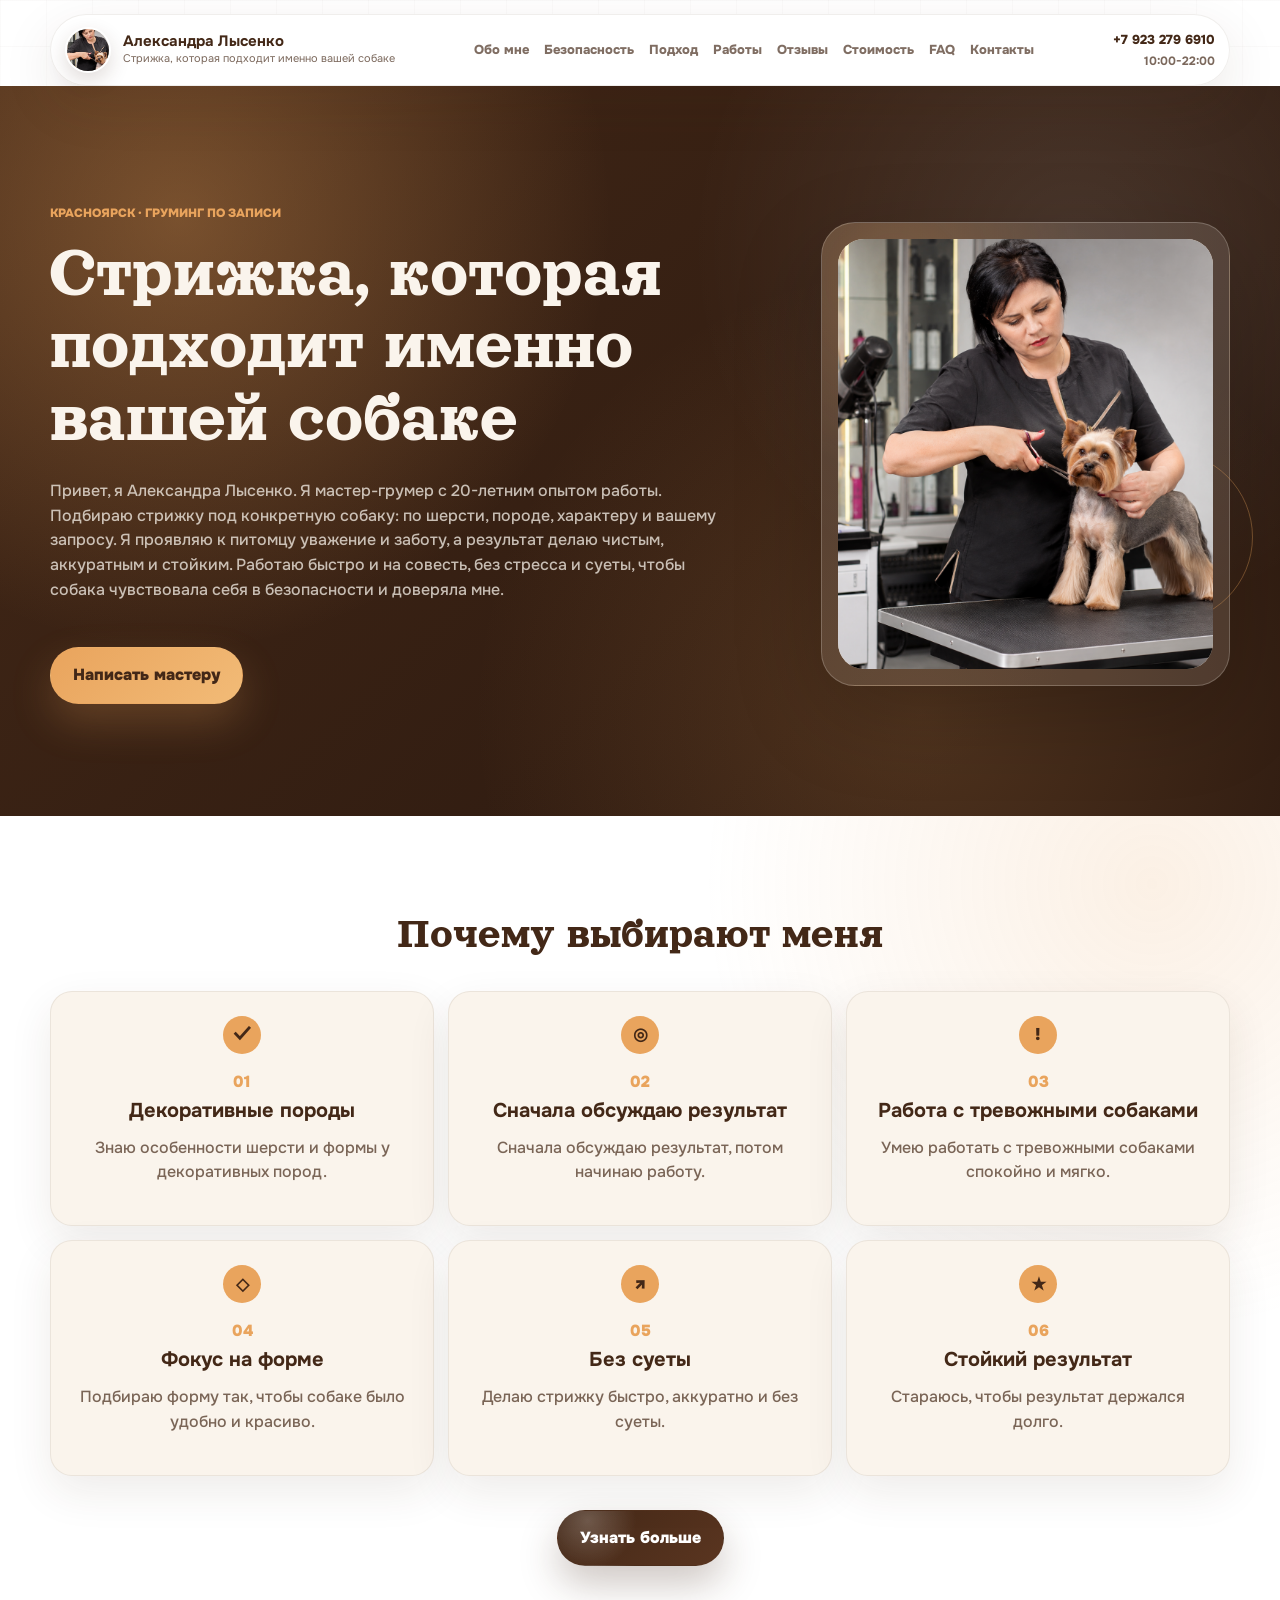
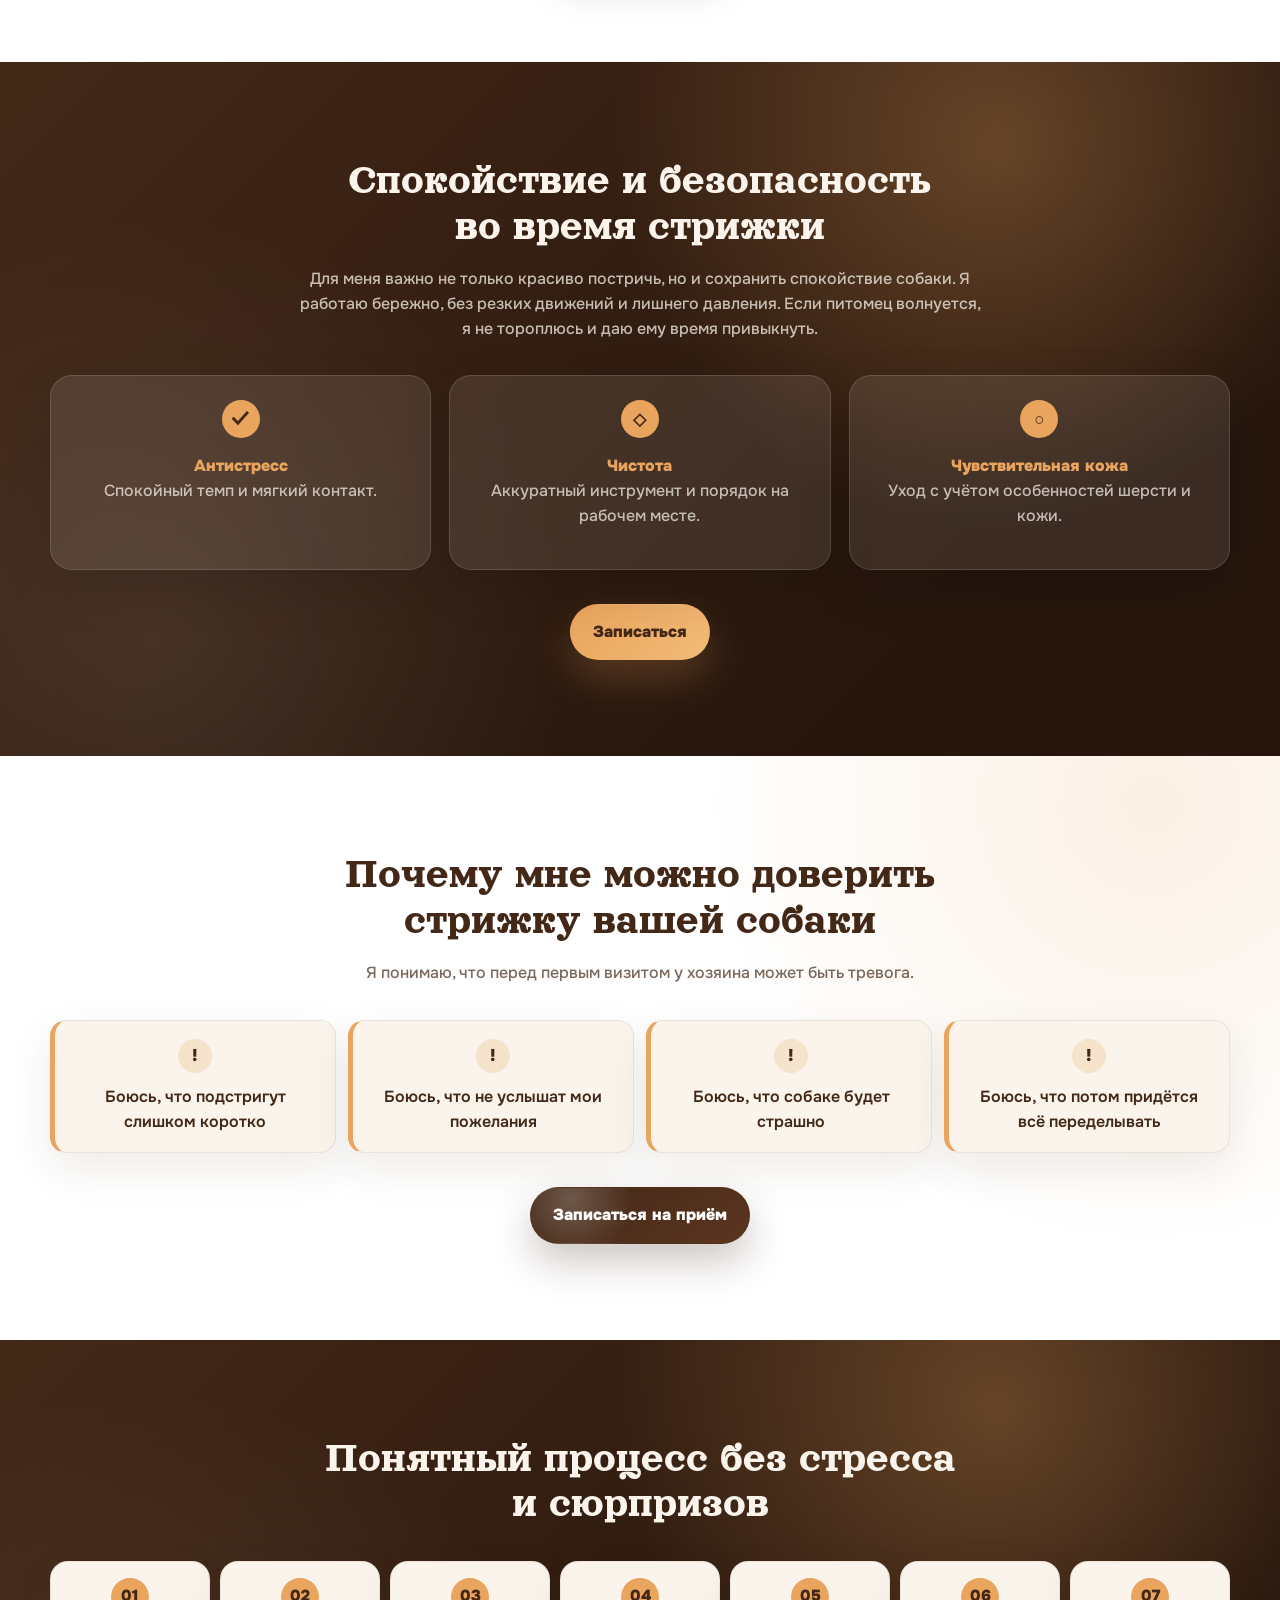
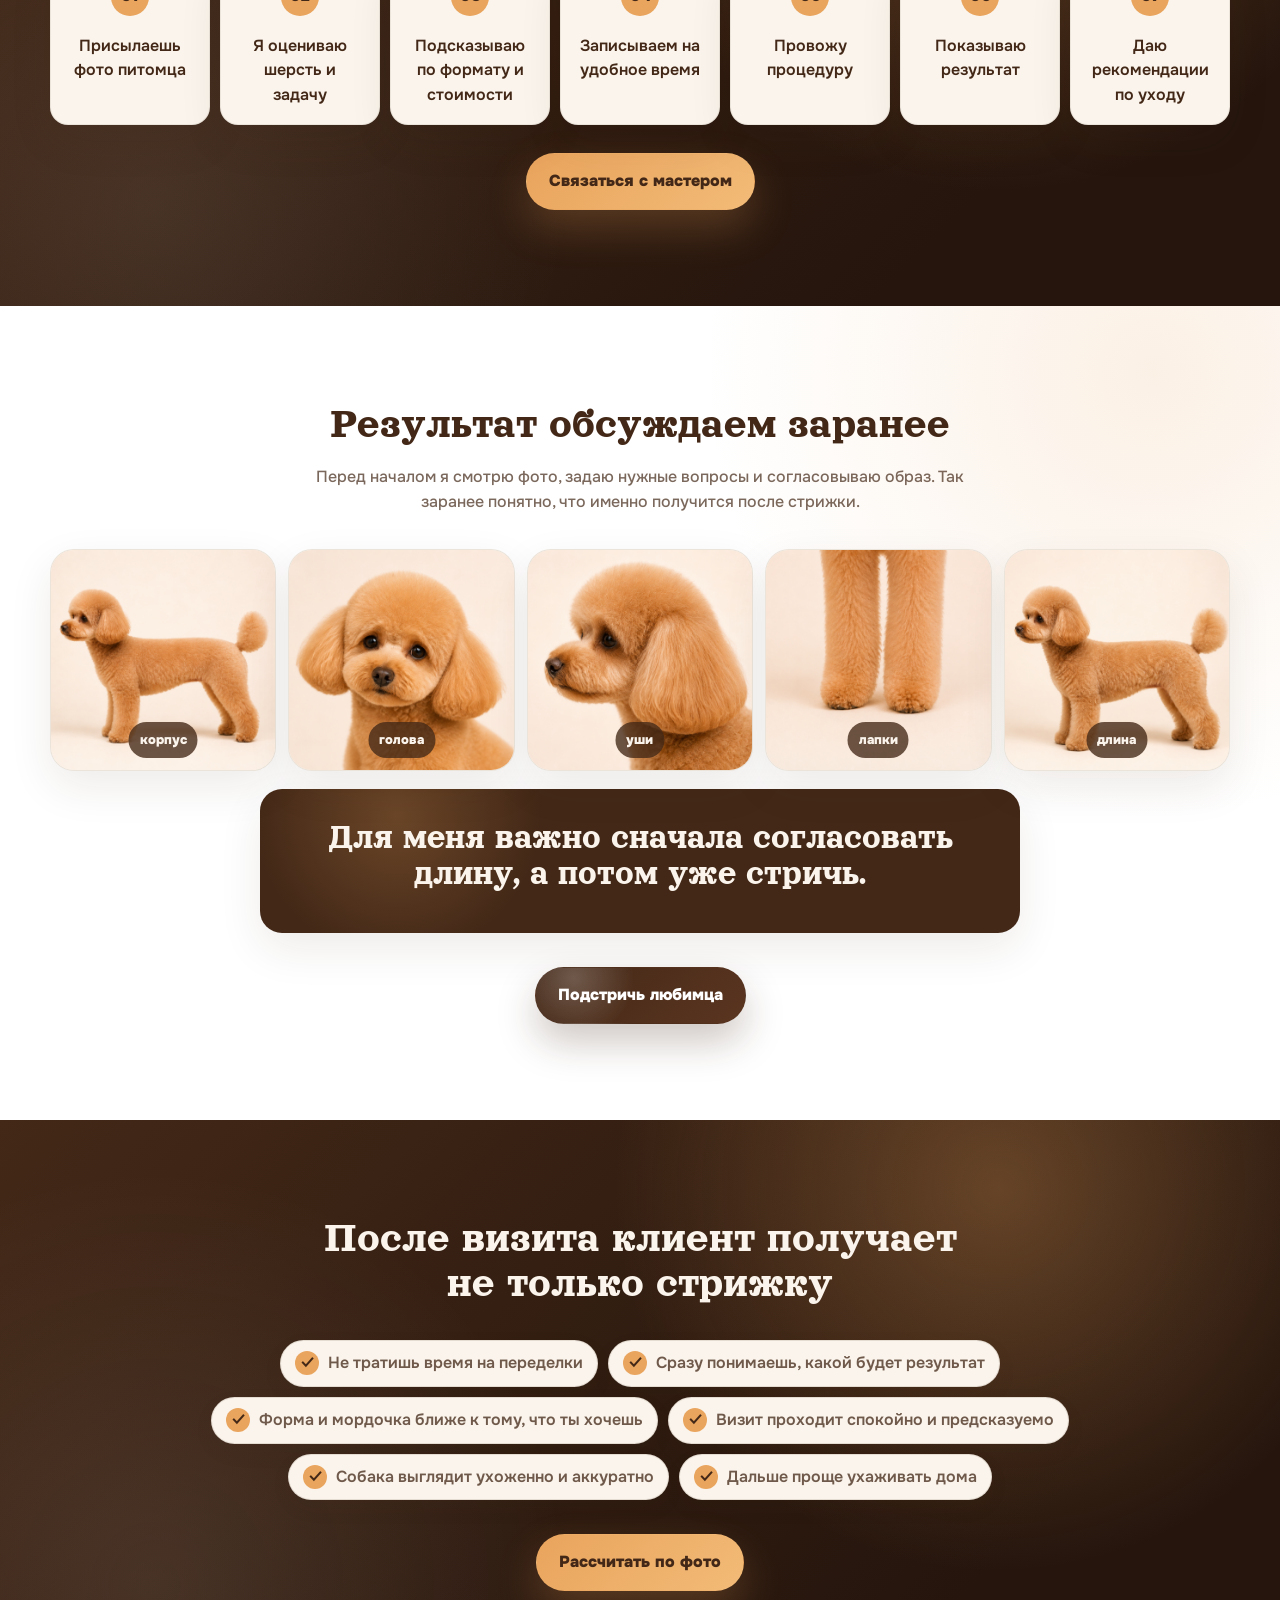
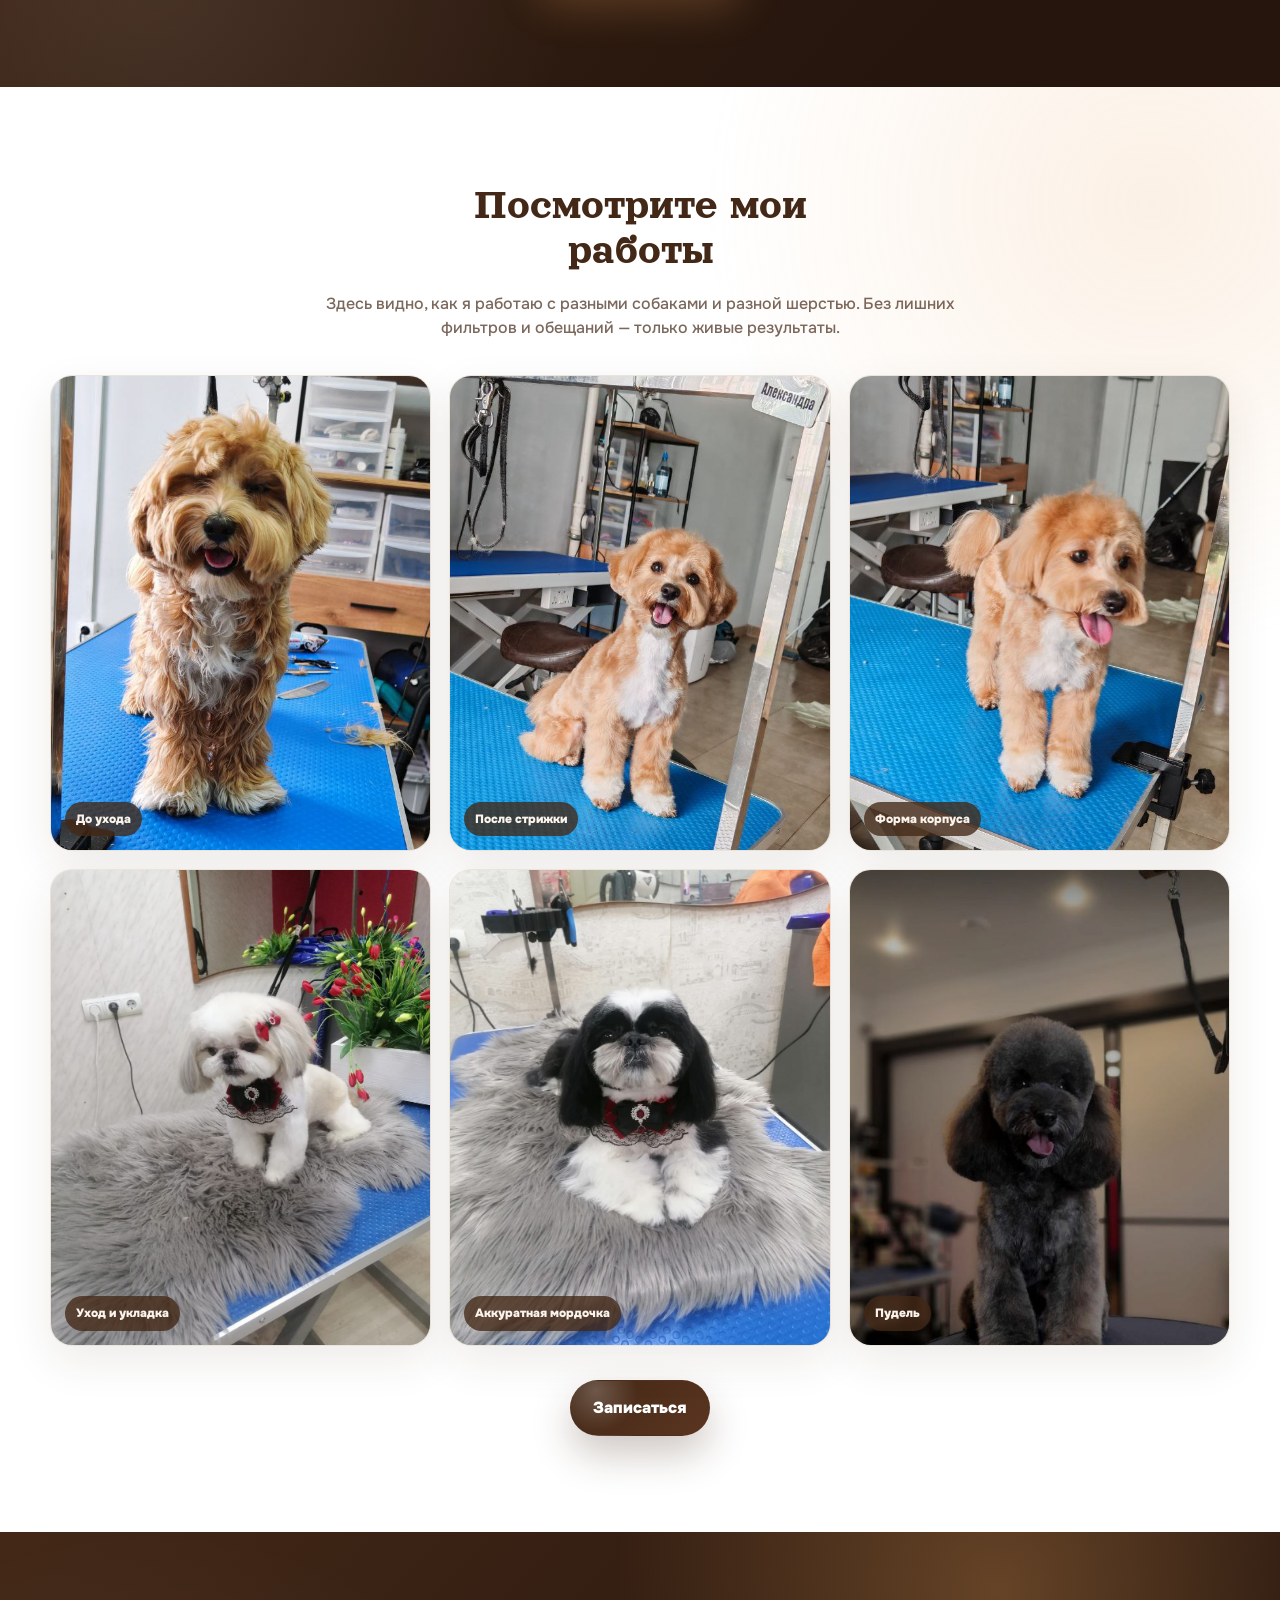
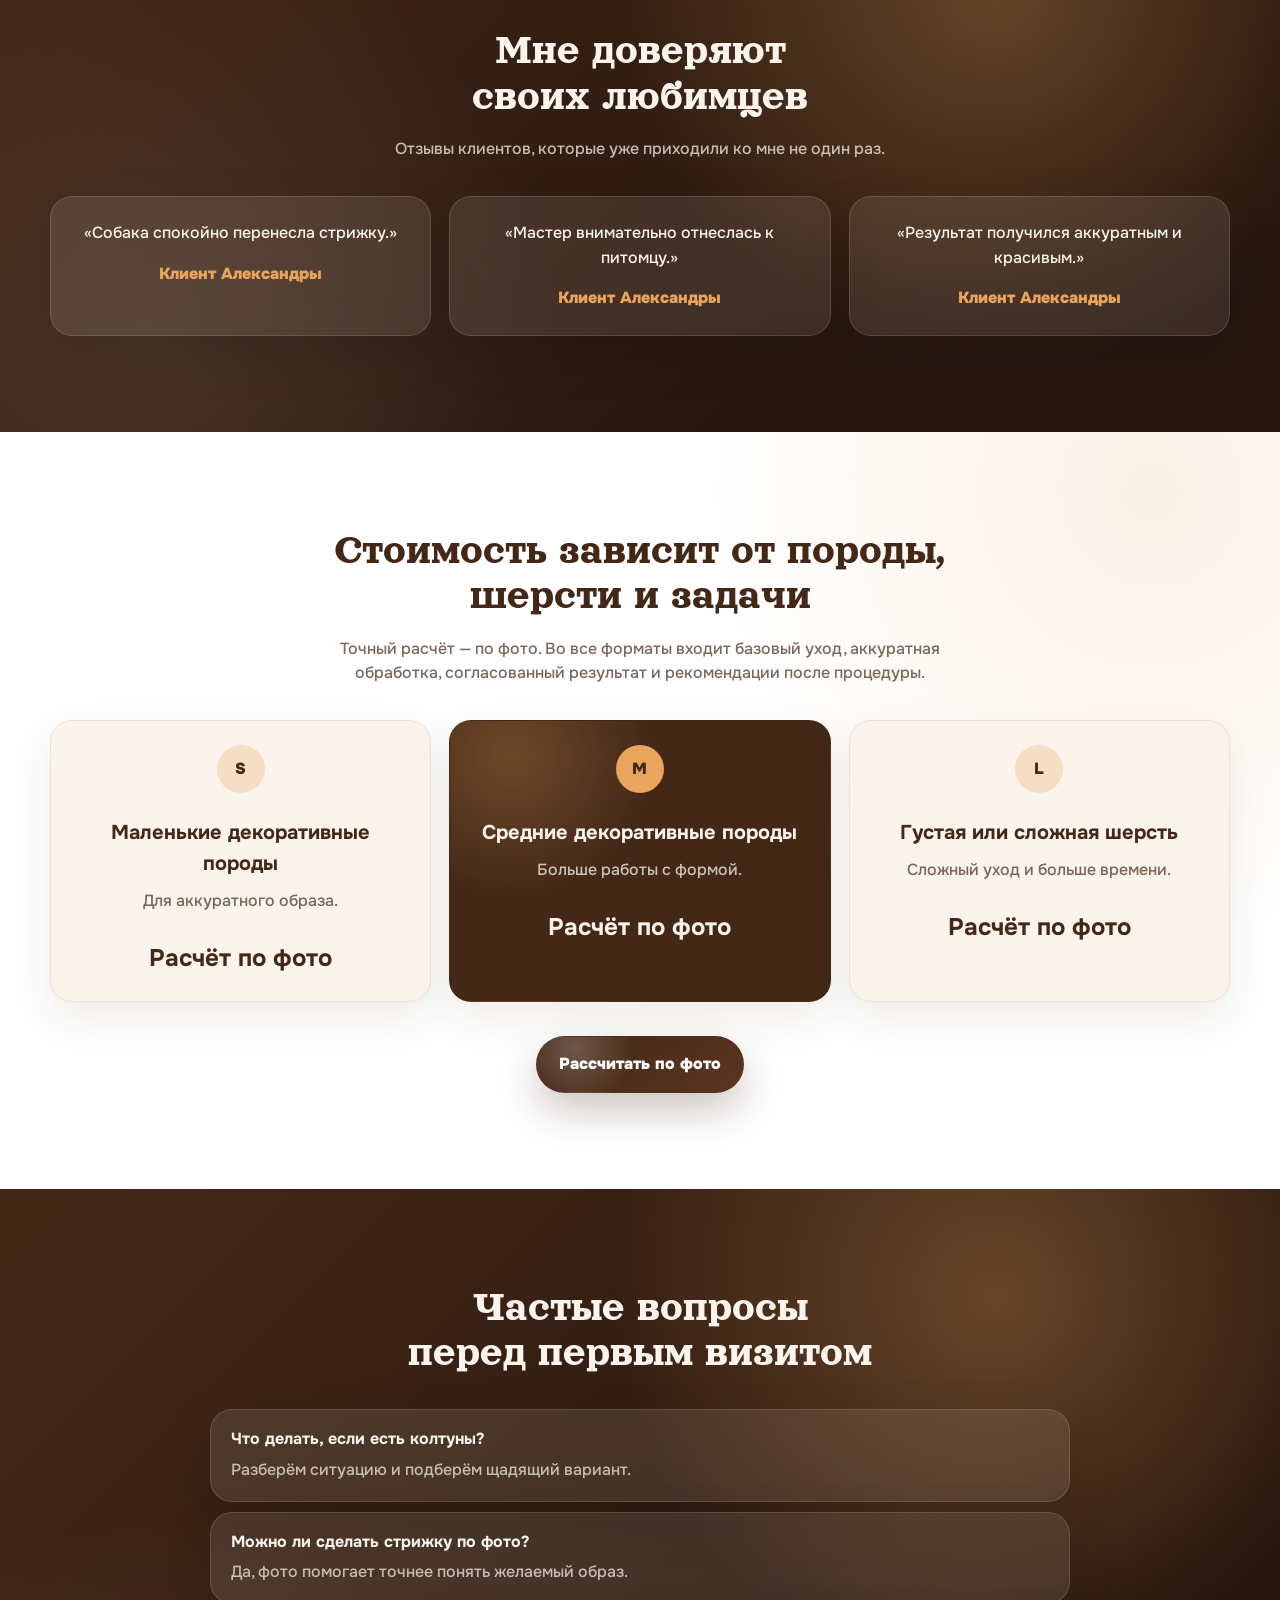
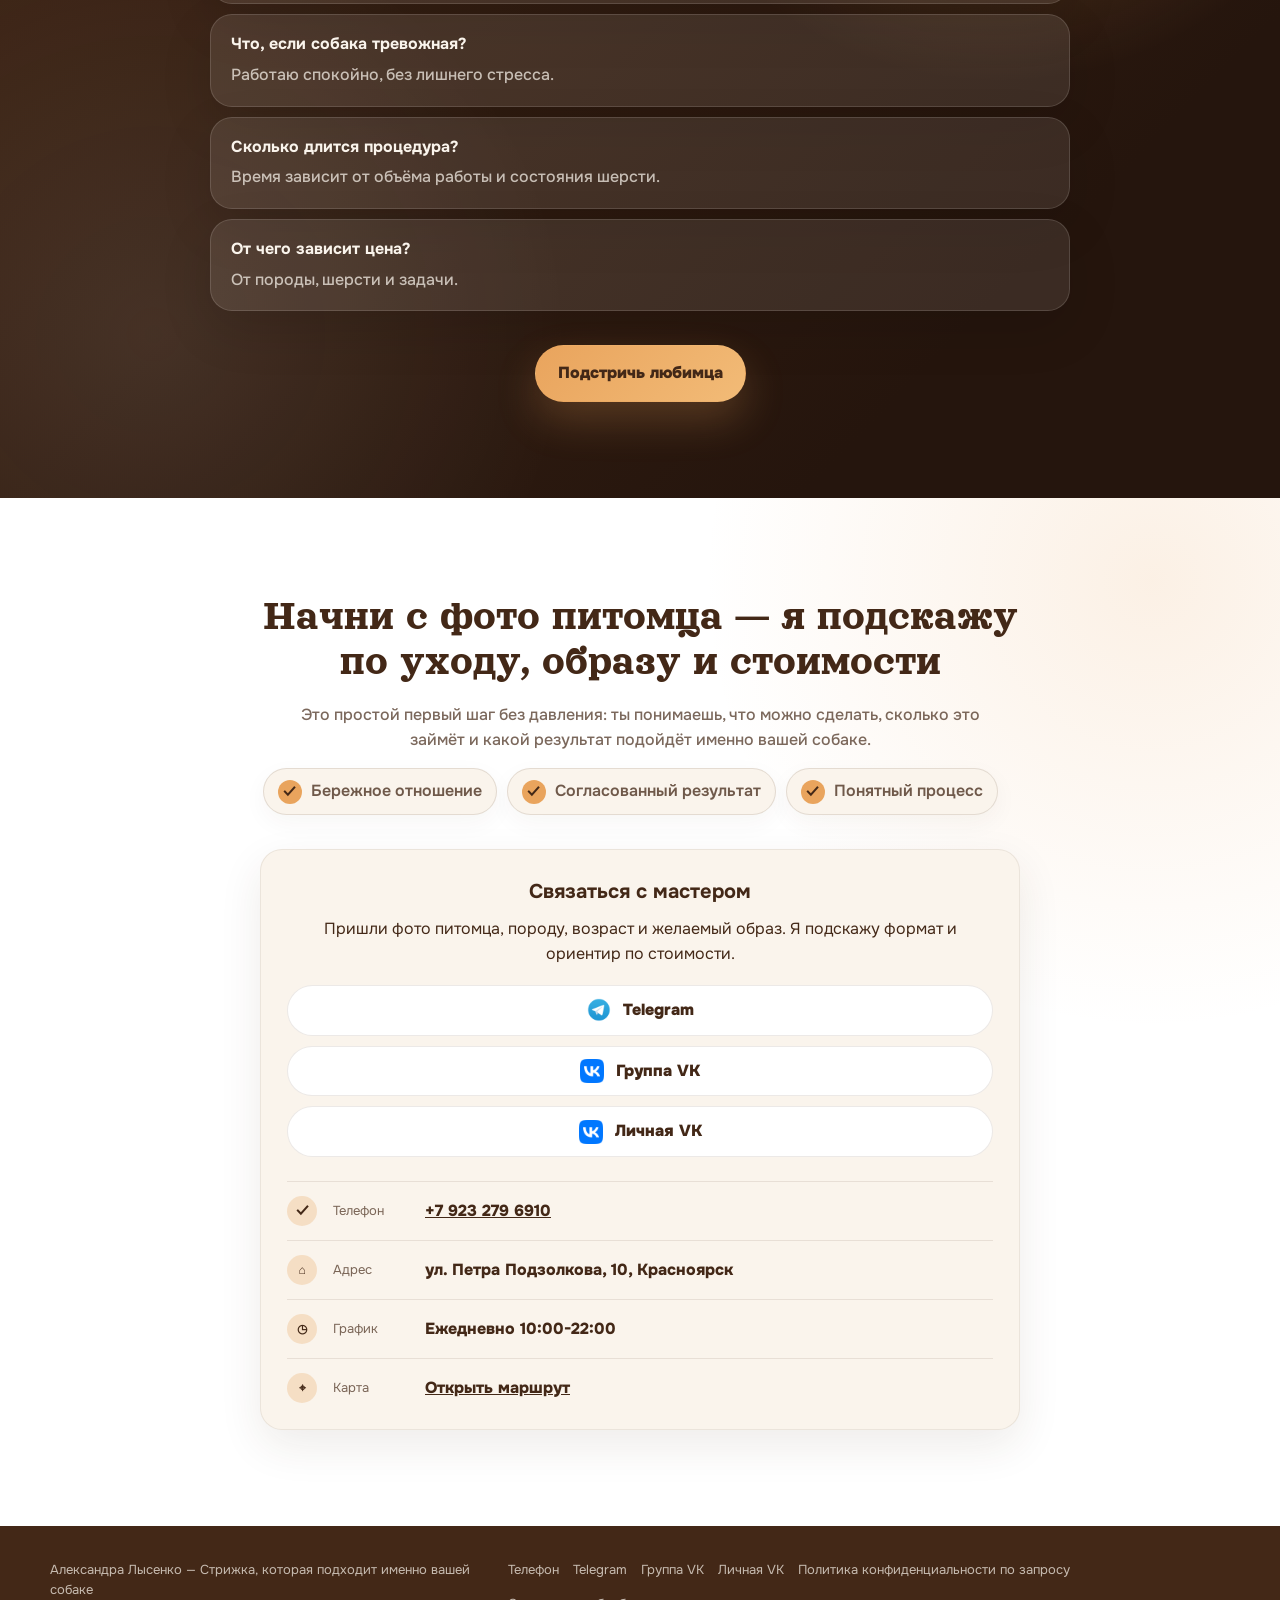
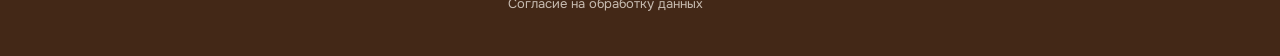
<file: index.html>
<!DOCTYPE html>
<html lang="ru">
<head>
  <meta charset="UTF-8" />
  <meta name="viewport" content="width=device-width, initial-scale=1.0" />
  <meta name="description" content="Александра Лысенко — стрижка и уход, которые подходят именно вашей собаке." />
  <meta property="og:title" content="Александра Лысенко — стрижка, которая подходит именно вашей собаке" />
  <meta property="og:description" content="Бережный уход по шерсти, породе, характеру собаки и вашему запросу." />
  <meta property="og:type" content="website" />
  <meta property="og:image" content="assets/master-groomer.png" />
  <title>Александра Лысенко — стрижка, которая подходит именно вашей собаке</title>
  <link rel="icon" href="assets/master-groomer.png" />
  <link rel="preconnect" href="https://fonts.googleapis.com" />
  <link rel="preconnect" href="https://fonts.gstatic.com" crossorigin />
  <link href="https://fonts.googleapis.com/css2?family=Onest:wght@400;500;600;700&family=Orelega+One&display=swap" rel="stylesheet" />
  <link rel="stylesheet" href="style.css" />
</head>
<body>
  <div class="page-aura page-aura--rose" aria-hidden="true"></div>
  <div class="page-aura page-aura--sage" aria-hidden="true"></div>

  <header class="site-header">
    <a class="brand" href="#top" aria-label="На главный экран">
      <span class="brand__mark">
        <img src="assets/master-groomer.png" alt="" />
      </span>
      <span>
        <strong>Александра Лысенко</strong>
        <small>Стрижка, которая подходит именно вашей собаке</small>
      </span>
    </a>

    <input class="menu-toggle" type="checkbox" id="menu-toggle" aria-label="Открыть меню" aria-controls="site-navigation" />
    <label class="menu-button" for="menu-toggle">
      <span></span>
      <span></span>
      <span></span>
      <b>Меню</b>
    </label>

    <nav class="main-nav" id="site-navigation" aria-label="Основное меню">
      <a href="#about">Обо мне</a>
      <a href="#safety">Безопасность</a>
      <a href="#approach">Подход</a>
      <a href="#works">Работы</a>
      <a href="#reviews">Отзывы</a>
      <a href="#price">Стоимость</a>
      <a href="#faq">FAQ</a>
      <a href="#contact">Контакты</a>
    </nav>

    <div class="header-contact" aria-label="Контакты и время работы">
      <a href="tel:+79232796910">+7 923 279 6910</a>
      <span>10:00-22:00</span>
    </div>
  </header>

  <main id="top">

    <section class="hero section section--hero" aria-labelledby="hero-title">
      <div class="hero__content">
        <p class="eyebrow">Красноярск · груминг по записи</p>
        <h1 id="hero-title">Стрижка, которая подходит именно вашей собаке</h1>
        <p class="hero__lead">Привет, я Александра Лысенко. Я мастер-грумер с 20-летним опытом работы. Подбираю стрижку под конкретную собаку: по шерсти, породе, характеру и вашему запросу. Я проявляю к питомцу уважение и заботу, а результат делаю чистым, аккуратным и стойким. Работаю быстро и на совесть, без стресса и суеты, чтобы собака чувствовала себя в безопасности и доверяла мне.</p>
      </div>

      <aside class="hero-card" aria-label="Карточка мастера">
        <div class="hero-card__photo">
          <img src="assets/master-groomer.png" alt="Александра Лысенко стрижёт декоративную собаку в груминг-студии" />
        </div>
      </aside>

      <div class="hero__actions">
        <a class="button button--primary" href="#contact">Написать мастеру</a>
      </div>
    </section>

    <section class="section split section--milk" id="about" aria-labelledby="about-title">
      <div class="section-heading split__sticky">
        <h2 id="about-title">Почему выбирают меня</h2>
      </div>

      <div class="feature-list">
        <article class="feature-card feature-card--sage">
          <span>01</span>
          <h3>Декоративные породы</h3>
          <p>Знаю особенности шерсти и формы у декоративных пород.</p>
        </article>
        <article class="feature-card feature-card--rose">
          <span>02</span>
          <h3>Сначала обсуждаю результат</h3>
          <p>Сначала обсуждаю результат, потом начинаю работу.</p>
        </article>
        <article class="feature-card feature-card--sand">
          <span>03</span>
          <h3>Работа с тревожными собаками</h3>
          <p>Умею работать с тревожными собаками спокойно и мягко.</p>
        </article>
        <article class="feature-card feature-card--milk">
          <span>04</span>
          <h3>Фокус на форме</h3>
          <p>Подбираю форму так, чтобы собаке было удобно и красиво.</p>
        </article>
        <article class="feature-card feature-card--sage">
          <span>05</span>
          <h3>Без суеты</h3>
          <p>Делаю стрижку быстро, аккуратно и без суеты.</p>
        </article>
        <article class="feature-card feature-card--rose">
          <span>06</span>
          <h3>Стойкий результат</h3>
          <p>Стараюсь, чтобы результат держался долго.</p>
        </article>
      </div>

      <div class="section-action">
        <a class="button button--primary" href="#contact">Узнать больше</a>
      </div>
    </section>

    <section class="section section--deep" id="safety" aria-labelledby="safety-title">
      <div class="section-heading">
        <h2 id="safety-title">Спокойствие и безопасность<br />во время стрижки</h2>
        <p>Для меня важно не только красиво постричь, но и сохранить спокойствие собаки. Я работаю бережно, без резких движений и лишнего давления. Если питомец волнуется, я не тороплюсь и даю ему время привыкнуть.</p>
      </div>

      <div class="safety-grid">
        <article class="safety-card">
          <span>Антистресс</span>
          <p>Спокойный темп и мягкий контакт.</p>
        </article>
        <article class="safety-card">
          <span>Чистота</span>
          <p>Аккуратный инструмент и порядок на рабочем месте.</p>
        </article>
        <article class="safety-card">
          <span>Чувствительная кожа</span>
          <p>Уход с учётом особенностей шерсти и кожи.</p>
        </article>
      </div>

      <div class="section-action">
        <a class="button button--primary" href="#contact">Записаться</a>
      </div>
    </section>

    <section class="section anxiety section--milk" aria-labelledby="anxiety-title">
      <div class="section-heading anxiety__content">
        <h2 id="anxiety-title">Почему мне можно доверить<br />стрижку вашей собаки</h2>
        <p>Я понимаю, что перед первым визитом у хозяина может быть тревога.</p>
      </div>

      <div class="anxiety__list">
        <span>Боюсь, что подстригут слишком коротко</span>
        <span>Боюсь, что не услышат мои пожелания</span>
        <span>Боюсь, что собаке будет страшно</span>
        <span>Боюсь, что потом придётся всё переделывать</span>
      </div>

      <div class="section-action">
        <a class="button button--primary" href="#contact">Записаться на приём</a>
      </div>
    </section>

    <section class="section process section--deep" aria-labelledby="process-title">
      <div class="section-heading">
        <h2 id="process-title">Понятный процесс без стресса<br />и сюрпризов</h2>
      </div>

      <ol class="process-list">
        <li><span>01</span>Присылаешь фото питомца</li>
        <li><span>02</span>Я оцениваю шерсть и задачу</li>
        <li><span>03</span>Подсказываю по формату и стоимости</li>
        <li><span>04</span>Записываем на удобное время</li>
        <li><span>05</span>Провожу процедуру</li>
        <li><span>06</span>Показываю результат</li>
        <li><span>07</span>Даю рекомендации по уходу</li>
      </ol>

      <a class="button button--primary" href="#contact">Связаться с мастером</a>
    </section>

    <section class="section section--milk" id="approach" aria-labelledby="approach-title">
      <div class="section-heading">
        <h2 id="approach-title">Результат обсуждаем заранее</h2>
        <p>Перед началом я смотрю фото, задаю нужные вопросы и согласовываю образ. Так заранее понятно, что именно получится после стрижки.</p>
      </div>

      <div class="check-area">
        <div class="agreement-grid" aria-label="Зоны согласования">
          <article class="agreement-card">
            <img src="assets/agreement-body.png" alt="" loading="lazy" />
            <span>корпус</span>
          </article>
          <article class="agreement-card">
            <img src="assets/agreement-head.png" alt="" loading="lazy" />
            <span>голова</span>
          </article>
          <article class="agreement-card">
            <img src="assets/agreement-ears.png" alt="" loading="lazy" />
            <span>уши</span>
          </article>
          <article class="agreement-card">
            <img src="assets/agreement-paws.png" alt="" loading="lazy" />
            <span>лапки</span>
          </article>
          <article class="agreement-card">
            <img src="assets/agreement-length.png" alt="" loading="lazy" />
            <span>длина</span>
          </article>
        </div>
        <div class="check-note">
          <strong>Для меня важно сначала согласовать длину, а потом уже стричь.</strong>
        </div>
      </div>

      <div class="section-action">
        <a class="button button--primary" href="#contact">Подстричь любимца</a>
      </div>
    </section>

    <section class="section benefits section--deep" aria-labelledby="benefits-title">
      <div class="section-heading">
        <h2 id="benefits-title">После визита клиент получает<br />не только стрижку</h2>
      </div>

      <div class="benefits-grid">
        <span>Не тратишь время на переделки</span>
        <span>Сразу понимаешь, какой будет результат</span>
        <span>Форма и мордочка ближе к тому, что ты хочешь</span>
        <span>Визит проходит спокойно и предсказуемо</span>
        <span>Собака выглядит ухоженно и аккуратно</span>
        <span>Дальше проще ухаживать дома</span>
      </div>

      <div class="section-action">
        <a class="button button--primary" href="#contact">Рассчитать по фото</a>
      </div>
    </section>

    <section class="section section--milk" id="works" aria-labelledby="works-title">
      <div class="section-heading">
        <h2 id="works-title">Посмотрите мои<br />работы</h2>
        <p>Здесь видно, как я работаю с разными собаками и разной шерстью. Без лишних фильтров и обещаний — только живые результаты.</p>
      </div>

      <div class="portfolio-grid">
        <figure class="portfolio-card portfolio-card--tall">
          <img src="assets/portfolio-01.jpg" alt="Декоративная собака до комплексного груминга" loading="lazy" />
          <figcaption>До ухода</figcaption>
        </figure>
        <figure class="portfolio-card">
          <img src="assets/portfolio-05.jpg" alt="Рыжая декоративная собака после аккуратной стрижки" loading="lazy" />
          <figcaption>После стрижки</figcaption>
        </figure>
        <figure class="portfolio-card">
          <img src="assets/portfolio-06.jpg" alt="Рыжая декоративная собака после груминга на столе" loading="lazy" />
          <figcaption>Форма корпуса</figcaption>
        </figure>
        <figure class="portfolio-card">
          <img src="assets/portfolio-02.jpg" alt="Белая декоративная собака после ухода с аксессуаром" loading="lazy" />
          <figcaption>Уход и укладка</figcaption>
        </figure>
        <figure class="portfolio-card">
          <img src="assets/portfolio-04.jpg" alt="Чёрно-белая декоративная собака после груминга" loading="lazy" />
          <figcaption>Аккуратная мордочка</figcaption>
        </figure>
        <figure class="portfolio-card">
          <img src="assets/portfolio-03.jpg" alt="Пудель после стрижки в салоне" loading="lazy" />
          <figcaption>Пудель</figcaption>
        </figure>
      </div>

      <div class="section-action">
        <a class="button button--primary" href="#contact">Записаться</a>
      </div>
    </section>

    <section class="section section--deep" id="reviews" aria-labelledby="reviews-title">
      <div class="section-heading">
        <h2 id="reviews-title">Мне доверяют<br />своих любимцев</h2>
        <p class="rating-line">Отзывы клиентов, которые уже приходили ко мне не один раз.</p>
      </div>

      <div class="reviews-grid">
        <article class="review-card">
          <p>«Собака спокойно перенесла стрижку.»</p>
          <span>Клиент Александры</span>
        </article>
        <article class="review-card">
          <p>«Мастер внимательно отнеслась к питомцу.»</p>
          <span>Клиент Александры</span>
        </article>
        <article class="review-card">
          <p>«Результат получился аккуратным и красивым.»</p>
          <span>Клиент Александры</span>
        </article>
      </div>
    </section>

    <section class="section section--milk" id="price" aria-labelledby="price-title">
      <div class="section-heading">
        <h2 id="price-title">Стоимость зависит от породы,<br />шерсти и задачи</h2>
        <p>Точный расчёт — по фото. Во все форматы входит базовый уход, аккуратная обработка, согласованный результат и рекомендации после процедуры.</p>
      </div>

      <div class="price-grid">
        <article class="price-card">
          <span class="price-card__size">S</span>
          <h3>Маленькие декоративные породы</h3>
          <p>Для аккуратного образа.</p>
          <strong>Расчёт по фото</strong>
        </article>
        <article class="price-card price-card--accent">
          <span class="price-card__size">M</span>
          <h3>Средние декоративные породы</h3>
          <p>Больше работы с формой.</p>
          <strong>Расчёт по фото</strong>
        </article>
        <article class="price-card">
          <span class="price-card__size">L</span>
          <h3>Густая или сложная шерсть</h3>
          <p>Сложный уход и больше времени.</p>
          <strong>Расчёт по фото</strong>
        </article>
      </div>

      <div class="section-action">
        <a class="button button--primary" href="#contact">Рассчитать по фото</a>
      </div>
    </section>

    <section class="section section--deep" id="faq" aria-labelledby="faq-title">
      <div class="section-heading">
        <h2 id="faq-title">Частые вопросы<br />перед первым визитом</h2>
      </div>

      <div class="faq-list">
        <article class="faq-item">
          <h3>Что делать, если есть колтуны?</h3>
          <p>Разберём ситуацию и подберём щадящий вариант.</p>
        </article>
        <article class="faq-item">
          <h3>Можно ли сделать стрижку по фото?</h3>
          <p>Да, фото помогает точнее понять желаемый образ.</p>
        </article>
        <article class="faq-item">
          <h3>Что, если собака тревожная?</h3>
          <p>Работаю спокойно, без лишнего стресса.</p>
        </article>
        <article class="faq-item">
          <h3>Сколько длится процедура?</h3>
          <p>Время зависит от объёма работы и состояния шерсти.</p>
        </article>
        <article class="faq-item">
          <h3>От чего зависит цена?</h3>
          <p>От породы, шерсти и задачи.</p>
        </article>
      </div>

      <div class="section-action">
        <a class="button button--primary" href="#contact">Подстричь любимца</a>
      </div>
    </section>

    <section class="section final section--milk" id="contact" aria-labelledby="contact-title">
      <div class="section-heading final__content">
        <h2 id="contact-title">Начни с фото питомца — я подскажу<br />по уходу, образу и стоимости</h2>
        <p>Это простой первый шаг без давления: ты понимаешь, что можно сделать, сколько это займёт и какой результат подойдёт именно вашей собаке.</p>
        <ul class="final__bullets">
          <li>Бережное отношение</li>
          <li>Согласованный результат</li>
          <li>Понятный процесс</li>
        </ul>
      </div>

      <aside class="contact-card" aria-label="Контакты">
        <h3>Связаться с мастером</h3>
        <p>Пришли фото питомца, породу, возраст и желаемый образ. Я подскажу формат и ориентир по стоимости.</p>
        <div class="social-links" aria-label="Социальные сети и мессенджеры">
          <a class="social-link social-link--telegram" href="https://t.me/Aleksagroomer" target="_blank" rel="noopener">
            <img src="assets/social-telegram.png" alt="" width="24" height="24" />
            <span>Telegram</span>
          </a>
          <a class="social-link" href="https://vk.com/aleksandragroomer" target="_blank" rel="noopener">
            <img src="assets/social-vk.webp" alt="" width="24" height="24" />
            <span>Группа VK</span>
          </a>
          <a class="social-link" href="https://vk.com/dama_buben" target="_blank" rel="noopener">
            <img src="assets/social-vk.webp" alt="" width="24" height="24" />
            <span>Личная VK</span>
          </a>
        </div>
        <dl>
          <div>
            <dt>Телефон</dt>
            <dd><a href="tel:+79232796910">+7 923 279 6910</a></dd>
          </div>
          <div>
            <dt>Адрес</dt>
            <dd>ул. Петра Подзолкова, 10, Красноярск</dd>
          </div>
          <div>
            <dt>График</dt>
            <dd>Ежедневно 10:00-22:00</dd>
          </div>
          <div>
            <dt>Карта</dt>
            <dd><a href="https://yandex.ru/maps/?text=%D1%83%D0%BB.%20%D0%9F%D0%B5%D1%82%D1%80%D0%B0%20%D0%9F%D0%BE%D0%B4%D0%B7%D0%BE%D0%BB%D0%BA%D0%BE%D0%B2%D0%B0%2C%2010%2C%20%D0%9A%D1%80%D0%B0%D1%81%D0%BD%D0%BE%D1%8F%D1%80%D1%81%D0%BA" target="_blank" rel="noopener">Открыть маршрут</a></dd>
          </div>
        </dl>
      </aside>
    </section>

  </main>

  <footer class="site-footer">
    <p>Александра Лысенко — Стрижка, которая подходит именно вашей собаке</p>
    <nav aria-label="Документы и контакты">
      <a href="tel:+79232796910">Телефон</a>
      <a href="https://t.me/Aleksagroomer" target="_blank" rel="noopener">Telegram</a>
      <a href="https://vk.com/aleksandragroomer" target="_blank" rel="noopener">Группа VK</a>
      <a href="https://vk.com/dama_buben" target="_blank" rel="noopener">Личная VK</a>
      <span>Политика конфиденциальности по запросу</span>
      <span>Согласие на обработку данных</span>
    </nav>
  </footer>
</body>
</html>
</file>
<file: style.css>
:root {
  --white: #FFFFFF;
  --milk: #FAF4EC;
  --cinnamon: #432817;
  --cinnamon-2: #5A3520;
  --caramel: #E9A45D;
  --caramel-deep: #C78145;
  --sand: #E8D7C4;
  --ink-soft: rgba(67, 40, 23, 0.7);
  --ink-faint: rgba(67, 40, 23, 0.12);
  --light-soft: rgba(250, 244, 236, 0.76);
  --light-faint: rgba(250, 244, 236, 0.14);
  --shadow: 0 24px 70px rgba(67, 40, 23, 0.14);
  --shadow-soft: 0 16px 44px rgba(67, 40, 23, 0.09);
  --container: 1180px;
  --radius: 22px;
  --radius-lg: 34px;
  --section-y: 96px;
  --text-size: 16px;
  --text-line: 1.55;
}

* {
  box-sizing: border-box;
}

html {
  scroll-behavior: smooth;
}

body {
  margin: 0;
  color: var(--cinnamon);
  background:
    radial-gradient(circle at 8% 10%, rgba(233, 164, 93, 0.16), transparent 24rem),
    radial-gradient(circle at 94% 20%, rgba(67, 40, 23, 0.1), transparent 26rem),
    var(--white);
  font-family: "Onest", sans-serif;
  line-height: 1.55;
  overflow-x: hidden;
}

body::before {
  content: "";
  position: fixed;
  inset: 0;
  z-index: -4;
  background-image:
    linear-gradient(rgba(67, 40, 23, 0.025) 1px, transparent 1px),
    linear-gradient(90deg, rgba(67, 40, 23, 0.02) 1px, transparent 1px);
  background-size: 46px 46px;
  mask-image: linear-gradient(to bottom, black, transparent 72%);
}

a {
  color: inherit;
}

img {
  max-width: 100%;
}

.page-aura {
  position: fixed;
  z-index: -3;
  pointer-events: none;
  border-radius: 999px;
  filter: blur(8px);
}

.page-aura--rose {
  left: -14rem;
  top: 34rem;
  width: 34rem;
  height: 34rem;
  background: radial-gradient(circle, rgba(233, 164, 93, 0.26), transparent 70%);
}

.page-aura--sage {
  right: -12rem;
  top: 62rem;
  width: 38rem;
  height: 38rem;
  background: radial-gradient(circle, rgba(67, 40, 23, 0.12), transparent 70%);
}

.site-header {
  position: sticky;
  top: 14px;
  z-index: 20;
  display: grid;
  grid-template-columns: auto 1fr auto;
  gap: 22px;
  align-items: center;
  width: min(var(--container), calc(100% - 32px));
  margin: 14px auto 0;
  padding: 12px 14px;
  border: 1px solid rgba(67, 40, 23, 0.08);
  border-radius: 999px;
  background: rgba(255, 255, 255, 0.9);
  box-shadow: 0 18px 54px rgba(67, 40, 23, 0.1);
  backdrop-filter: blur(18px);
}

.brand {
  display: inline-flex;
  gap: 12px;
  align-items: center;
  min-width: 0;
  text-decoration: none;
}

.brand__mark {
  display: block;
  width: 46px;
  height: 46px;
  border: 2px solid var(--white);
  border-radius: 50%;
  background: var(--sand);
  box-shadow: 0 8px 20px rgba(67, 40, 23, 0.16);
  overflow: hidden;
}

.brand__mark img {
  display: block;
  width: 100%;
  height: 100%;
  object-fit: cover;
  object-position: 52% 24%;
  transform: scale(1.55);
}

.brand strong,
.brand small {
  display: block;
}

.brand strong {
  font-size: 15px;
  line-height: 1.1;
}

.brand small {
  color: var(--ink-soft);
  font-size: 11px;
}

.main-nav {
  display: flex;
  justify-content: center;
  gap: 15px;
  min-width: 0;
  scrollbar-width: none;
}

.main-nav::-webkit-scrollbar {
  display: none;
}

.main-nav a,
.header-contact {
  font-size: 13px;
  font-weight: 800;
  text-decoration: none;
}

.main-nav a {
  color: rgba(67, 40, 23, 0.68);
}

.main-nav a:hover {
  color: var(--caramel-deep);
}

.menu-toggle,
.menu-button {
  display: none;
}

.menu-toggle {
  position: absolute;
  width: 1px;
  height: 1px;
  margin: -1px;
  overflow: hidden;
  clip: rect(0 0 0 0);
  white-space: nowrap;
}

.menu-toggle:focus-visible + .menu-button {
  outline: 3px solid rgba(233, 164, 93, 0.56);
  outline-offset: 3px;
}

.menu-button {
  align-items: center;
  grid-template-columns: 16px auto;
  grid-template-rows: repeat(3, 2px);
  gap: 4px 8px;
  align-content: center;
  min-height: 42px;
  padding: 9px 13px;
  border: 1px solid rgba(67, 40, 23, 0.1);
  border-radius: 999px;
  color: var(--cinnamon);
  background: var(--milk);
  font-size: 12px;
  font-weight: 900;
  cursor: pointer;
  user-select: none;
}

.menu-button span {
  display: block;
  grid-column: 1;
  width: 16px;
  height: 2px;
  border-radius: 999px;
  background: currentColor;
  transition: transform 180ms ease, opacity 180ms ease;
}

.menu-button span:nth-child(1) {
  grid-row: 1;
}

.menu-button span:nth-child(2) {
  grid-row: 2;
}

.menu-button span:nth-child(3) {
  grid-row: 3;
}

.menu-button b {
  grid-column: 2;
  grid-row: 1 / 4;
  align-self: center;
  font: inherit;
}

.header-contact {
  display: grid;
  gap: 2px;
  justify-items: end;
  white-space: nowrap;
}

.header-contact a {
  color: var(--cinnamon);
  text-decoration: none;
}

.header-contact span {
  color: var(--ink-soft);
  font-size: 12px;
  font-weight: 700;
}

.section {
  position: relative;
  width: min(var(--container), calc(100% - 32px));
  margin: 0 auto;
  padding: var(--section-y) 0;
}

.section--milk,
.section--deep,
.section--hero {
  width: 100%;
  padding-inline: max(16px, calc((100% - var(--container)) / 2));
}

.section--hero {
  display: grid;
  grid-template-columns: minmax(0, 1.08fr) minmax(300px, 0.62fr);
  grid-template-areas:
    "content card"
    "actions card";
  gap: 28px 58px;
  align-items: center;
  padding-top: 118px;
  padding-bottom: 112px;
  color: var(--milk);
  background:
    radial-gradient(circle at 14% 18%, rgba(233, 164, 93, 0.34), transparent 27rem),
    radial-gradient(circle at 84% 22%, rgba(255, 255, 255, 0.11), transparent 24rem),
    radial-gradient(circle at 72% 86%, rgba(233, 164, 93, 0.18), transparent 28rem),
    linear-gradient(135deg, var(--cinnamon), #2D1A10 82%);
}

.section--milk {
  background:
    radial-gradient(circle at 90% 8%, rgba(233, 164, 93, 0.16), transparent 28rem),
    var(--white);
}

.section--deep {
  color: var(--milk);
  background:
    radial-gradient(circle at 78% 12%, rgba(233, 164, 93, 0.3), transparent 24rem),
    radial-gradient(circle at 12% 82%, rgba(250, 244, 236, 0.09), transparent 26rem),
    linear-gradient(135deg, var(--cinnamon), #25150D 78%);
}

.final {
  display: grid;
  justify-items: center;
}

.eyebrow {
  margin: 0 0 14px;
  color: var(--caramel-deep);
  font-size: 12px;
  font-weight: 900;
  letter-spacing: 0;
  text-transform: uppercase;
}

.section--hero .eyebrow,
.section--deep .eyebrow {
  color: var(--caramel);
}

h1,
h2,
h3,
p {
  margin-top: 0;
}

h1,
h2 {
  font-family: "Orelega One", serif;
  font-weight: 400;
  line-height: 0.98;
}

h1 {
  max-width: 760px;
  margin-bottom: 24px;
  font-size: clamp(46px, 5.8vw, 78px);
}

h2 {
  margin-bottom: 18px;
  font-size: clamp(38px, 5vw, 70px);
}

.section:not(.section--hero) h2 {
  max-width: 840px;
  margin-right: auto;
  margin-left: auto;
  font-size: clamp(32px, 3.4vw, 48px);
  line-height: 1.04;
}

h3 {
  margin-bottom: 10px;
  font-size: 20px;
}

.hero__lead,
.section-heading p,
.final__content > p,
.anxiety__content p {
  max-width: 690px;
  color: var(--ink-soft);
  font-family: "Onest", sans-serif;
  font-size: var(--text-size);
  font-weight: 500;
  line-height: var(--text-line);
}

.section--hero .hero__lead,
.section--deep .section-heading p {
  color: rgba(250, 244, 236, 0.74);
}

.hero__content {
  grid-area: content;
  max-width: 760px;
}

.hero__actions,
.benefits-grid,
.check-list,
.final__bullets {
  display: flex;
  flex-wrap: wrap;
  gap: 10px;
}

.benefits-grid span,
.check-list li,
.final__bullets li {
  padding: 10px 14px;
  border: 1px solid var(--ink-faint);
  border-radius: 999px;
  color: rgba(67, 40, 23, 0.76);
  background: var(--milk);
  box-shadow: 0 8px 24px rgba(67, 40, 23, 0.045);
  font-size: var(--text-size);
  font-weight: 600;
  line-height: var(--text-line);
}

.button {
  display: inline-flex;
  justify-content: center;
  align-items: center;
  gap: 10px;
  width: fit-content;
  max-width: 100%;
  min-height: 52px;
  padding: 15px 22px;
  border: 1px solid transparent;
  border-radius: 999px;
  font-weight: 900;
  text-decoration: none;
  transition: transform 180ms ease, box-shadow 180ms ease, background 180ms ease;
}

.button:hover {
  transform: translateY(-2px);
}

.button--primary {
  color: var(--white);
  background:
    radial-gradient(circle at 18% 18%, rgba(255, 255, 255, 0.22), transparent 34%),
    linear-gradient(135deg, var(--cinnamon), var(--cinnamon-2));
  box-shadow: 0 18px 38px rgba(67, 40, 23, 0.26);
}

.section--hero .button--primary,
.section--deep .button--primary {
  color: var(--cinnamon);
  background: linear-gradient(135deg, var(--caramel), #F2BB77);
  box-shadow: 0 18px 42px rgba(233, 164, 93, 0.24);
}

.hero-card,
.portfolio-card,
.review-card,
.feature-card,
.price-card,
.contact-card,
.faq-item,
.safety-card {
  border: 1px solid rgba(67, 40, 23, 0.08);
  border-radius: var(--radius);
  box-shadow: var(--shadow-soft);
}

.hero-card {
  position: relative;
  grid-area: card;
  display: block;
  max-width: 440px;
  padding: 16px;
  border-color: rgba(250, 244, 236, 0.22);
  border-radius: var(--radius-lg);
  background:
    radial-gradient(circle at 18% 12%, rgba(233, 164, 93, 0.24), transparent 12rem),
    rgba(250, 244, 236, 0.12);
  box-shadow: 0 28px 90px rgba(0, 0, 0, 0.18);
}

.hero__actions {
  grid-area: actions;
}

.hero-card::before {
  content: "";
  position: absolute;
  right: -24px;
  bottom: 62px;
  width: 170px;
  height: 170px;
  border: 1px solid rgba(233, 164, 93, 0.34);
  border-radius: 50%;
}

.hero-card__photo {
  position: relative;
  height: 430px;
  border-radius: 26px;
  overflow: hidden;
  background: var(--sand);
}

.hero-card__photo img {
  display: block;
  width: 100%;
  height: 100%;
  object-fit: cover;
  object-position: 52% 42%;
}

.hero-card__info {
  position: relative;
  display: grid;
  gap: 8px;
  padding: 18px 6px 4px;
}

.rating,
.rating-line {
  color: var(--caramel);
  font-weight: 900;
}

.hero-card__info p {
  margin-bottom: 0;
  color: rgba(250, 244, 236, 0.76);
}

.section-heading {
  max-width: 760px;
  margin-bottom: 34px;
}

.section:not(.section--hero) .section-heading {
  margin-right: auto;
  margin-left: auto;
  text-align: center;
}

.section:not(.section--hero) .section-heading p,
.section:not(.section--hero) .final__content > p {
  margin-right: auto;
  margin-left: auto;
}

.section:not(.section--hero) .section-action {
  display: flex;
  justify-content: center;
  align-items: center;
  width: fit-content;
  margin-right: auto;
  margin-left: auto;
}

.section:not(.section--hero) .button {
  margin-right: auto;
  margin-left: auto;
}

.section:not(.section--hero) > .button {
  display: flex;
  width: fit-content;
}

.section:not(.section--hero) .feature-list,
.section:not(.section--hero) .portfolio-grid,
.section:not(.section--hero) .reviews-grid,
.section:not(.section--hero) .price-grid,
.section:not(.section--hero) .safety-grid,
.section:not(.section--hero) .agreement-grid,
.section:not(.section--hero) .anxiety__list,
.section:not(.section--hero) .process-list,
.section:not(.section--hero) .faq-list {
  margin-right: auto;
  margin-left: auto;
}

.portfolio-grid,
.reviews-grid,
.price-grid,
.safety-grid {
  display: grid;
  grid-template-columns: repeat(3, minmax(0, 1fr));
  gap: 18px;
  justify-content: center;
}

.portfolio-grid {
  align-items: stretch;
  margin-top: 24px;
}

.portfolio-card {
  position: relative;
  margin: 0;
  overflow: hidden;
  background: var(--milk);
}

.portfolio-card img {
  display: block;
  width: 100%;
  aspect-ratio: 4 / 5;
  object-fit: cover;
  object-position: center 42%;
}

.portfolio-card--tall img,
.portfolio-card:nth-child(5) img {
  object-position: center 36%;
}

.portfolio-card figcaption {
  position: absolute;
  left: 14px;
  bottom: 14px;
  padding: 8px 11px;
  border-radius: 999px;
  color: var(--milk);
  background: rgba(67, 40, 23, 0.78);
  font-size: 12px;
  font-weight: 900;
}

.review-card,
.feature-card,
.price-card,
.safety-card {
  padding: 24px;
  text-align: center;
}

.feature-card,
.safety-card,
.process-list li,
.anxiety__list span,
.benefits-grid span,
.final__bullets li {
  position: relative;
}

.feature-card::before,
.safety-card::before,
.anxiety__list span::before,
.benefits-grid span::before,
.final__bullets li::before {
  display: grid;
  place-items: center;
  width: 38px;
  height: 38px;
  margin: 0 auto 16px;
  border-radius: 50%;
  color: var(--cinnamon);
  background: var(--caramel);
  font-size: 17px;
  font-weight: 900;
  line-height: 1;
}

.feature-card::before {
  content: "✓";
}

.feature-card:nth-child(2)::before {
  content: "◎";
}

.feature-card:nth-child(3)::before {
  content: "!";
}

.feature-card:nth-child(4)::before {
  content: "◇";
}

.feature-card:nth-child(5)::before {
  content: "↗";
}

.feature-card:nth-child(6)::before {
  content: "★";
}

.review-card,
.safety-card {
  background: var(--milk);
}

.section--deep .review-card {
  color: var(--milk);
  border-color: var(--light-faint);
  background: rgba(250, 244, 236, 0.1);
  box-shadow: 0 18px 52px rgba(0, 0, 0, 0.12);
}

.review-card p {
  color: var(--cinnamon);
  font-size: var(--text-size);
  font-weight: 500;
  line-height: var(--text-line);
}

.section--deep .review-card p {
  color: var(--milk);
}

.review-card span,
.feature-card span,
.safety-card span {
  color: var(--caramel);
  font-weight: 900;
}

.feature-list {
  display: grid;
  grid-template-columns: repeat(3, minmax(0, 1fr));
  gap: 14px;
  justify-content: center;
}

.feature-card,
.price-card {
  background: var(--milk);
}

.section--deep .feature-card,
.section--deep .price-card,
.section--deep .faq-item,
.section--deep .safety-card {
  color: var(--milk);
  border-color: var(--light-faint);
  background: rgba(250, 244, 236, 0.1);
  box-shadow: 0 18px 52px rgba(0, 0, 0, 0.12);
}

.feature-card--sage,
.feature-card--rose,
.feature-card--sand,
.feature-card--milk {
  background: var(--milk);
}

.feature-card p,
.price-card p,
.safety-card p {
  color: var(--ink-soft);
  font-size: var(--text-size);
  font-weight: 500;
  line-height: var(--text-line);
}

.section--deep .feature-card p,
.section--deep .price-card p,
.section--deep .safety-card p {
  color: rgba(250, 244, 236, 0.72);
}

.section-action {
  margin-top: 34px;
}

.anxiety__list {
  display: grid;
  grid-template-columns: repeat(4, minmax(0, 1fr));
  gap: 12px;
  justify-content: center;
}

.anxiety__list span {
  display: block;
  padding: 18px;
  border: 1px solid rgba(67, 40, 23, 0.08);
  border-left: 5px solid var(--caramel);
  border-radius: 16px;
  background: var(--milk);
  box-shadow: var(--shadow-soft);
  font-size: var(--text-size);
  font-weight: 600;
  line-height: var(--text-line);
  text-align: center;
}

.anxiety__list span::before {
  content: "!";
  width: 34px;
  height: 34px;
  margin: 0 auto 12px;
  background: rgba(233, 164, 93, 0.22);
}

.check-area {
  display: grid;
  gap: 18px;
}

.check-note {
  max-width: 760px;
  margin-right: auto;
  margin-left: auto;
  padding: 30px;
  border-radius: var(--radius);
  color: var(--milk);
  background:
    radial-gradient(circle at 18% 18%, rgba(233, 164, 93, 0.24), transparent 9rem),
    var(--cinnamon);
  box-shadow: var(--shadow-soft);
  text-align: center;
}

.check-note strong {
  display: block;
  margin-bottom: 12px;
  font-family: "Orelega One", serif;
  font-weight: 400;
  font-size: 36px;
  line-height: 1;
}

.check-list,
.final__bullets {
  align-items: flex-start;
  align-content: flex-start;
  margin: 0;
  padding: 0;
  list-style: none;
}

.check-list li,
.final__bullets li {
  flex: 0 0 auto;
}

.agreement-grid {
  display: grid;
  grid-template-columns: repeat(5, minmax(0, 1fr));
  gap: 12px;
  justify-content: center;
}

.agreement-card {
  position: relative;
  min-height: 220px;
  margin: 0;
  border: 1px solid rgba(67, 40, 23, 0.08);
  border-radius: 24px;
  overflow: hidden;
  background: var(--milk);
  box-shadow: var(--shadow-soft);
}

.agreement-card img {
  display: block;
  width: 100%;
  height: 100%;
  min-height: 220px;
  object-fit: cover;
  object-position: center;
}

.agreement-card span {
  position: absolute;
  left: 50%;
  bottom: 12px;
  transform: translateX(-50%);
  padding: 8px 11px;
  border-radius: 999px;
  color: var(--milk);
  background: rgba(67, 40, 23, 0.78);
  font-size: 13px;
  font-weight: 900;
  text-align: center;
  white-space: nowrap;
}

.safety-card span {
  color: var(--caramel);
}

.safety-card::before {
  content: "✓";
}

.safety-card:nth-child(2)::before {
  content: "◇";
}

.safety-card:nth-child(3)::before {
  content: "○";
}

.benefits-grid {
  max-width: 920px;
  margin-right: auto;
  margin-left: auto;
  justify-content: center;
}

.benefits-grid span,
.final__bullets li {
  display: inline-flex;
  justify-content: center;
  align-items: center;
  gap: 9px;
  text-align: center;
}

.benefits-grid span::before,
.final__bullets li::before {
  content: "✓";
  width: 24px;
  height: 24px;
  margin: 0;
  flex: 0 0 auto;
  font-size: 12px;
}

.process-list {
  display: grid;
  grid-template-columns: repeat(7, minmax(120px, 1fr));
  gap: 10px;
  margin: 0 0 28px;
  padding: 0;
  list-style: none;
  justify-content: center;
}

.process-list li {
  min-height: 150px;
  padding: 16px;
  border: 1px solid rgba(67, 40, 23, 0.08);
  border-radius: 18px;
  color: var(--cinnamon);
  background: var(--milk);
  box-shadow: var(--shadow-soft);
  font-size: var(--text-size);
  font-weight: 600;
  line-height: var(--text-line);
  text-align: center;
}

.process-list span {
  display: grid;
  place-items: center;
  width: 38px;
  height: 38px;
  margin: 0 auto 18px;
  border-radius: 50%;
  color: var(--cinnamon);
  background: var(--caramel);
  font-weight: 900;
}

.price-card {
  position: relative;
  overflow: hidden;
}

.price-card--accent {
  color: var(--milk);
  background:
    radial-gradient(circle at 16% 12%, rgba(233, 164, 93, 0.26), transparent 9rem),
    var(--cinnamon);
}

.price-card--accent p {
  color: rgba(250, 244, 236, 0.76);
}

.price-card__size {
  display: grid;
  place-items: center;
  width: 48px;
  height: 48px;
  margin: 0 auto 24px;
  border-radius: 50%;
  color: var(--cinnamon);
  background: rgba(233, 164, 93, 0.28);
  font-weight: 900;
}

.price-card--accent .price-card__size {
  color: var(--cinnamon);
  background: var(--caramel);
}

.price-card strong {
  display: block;
  margin-top: 26px;
  font-size: 24px;
}

.faq-list {
  display: grid;
  gap: 10px;
  max-width: 860px;
  margin-right: auto;
  margin-left: auto;
}

.faq-item {
  padding: 18px 20px;
  background: var(--milk);
  text-align: left;
}

.faq-item h3 {
  margin-bottom: 8px;
  font-family: "Onest", sans-serif;
  font-size: 16px;
  line-height: 1.35;
}

.faq-item p {
  margin: 0;
  color: var(--ink-soft);
  font-size: var(--text-size);
  font-weight: 500;
  line-height: var(--text-line);
}

.section--deep .faq-item p {
  color: rgba(250, 244, 236, 0.72);
}

.contact-card {
  max-width: 760px;
  width: 100%;
  margin-right: auto;
  margin-left: auto;
  padding: 26px;
  background: var(--milk);
  text-align: center;
}

.social-links {
  display: grid;
  gap: 10px;
  margin-top: 18px;
}

.social-link {
  display: flex;
  justify-content: center;
  align-items: center;
  gap: 12px;
  min-height: 50px;
  padding: 12px 16px;
  border: 1px solid rgba(67, 40, 23, 0.1);
  border-radius: 999px;
  background: var(--white);
  font-weight: 900;
  text-decoration: none;
  transition: transform 180ms ease, box-shadow 180ms ease, border-color 180ms ease;
}

.social-link:hover {
  transform: translateY(-2px);
  border-color: rgba(233, 164, 93, 0.46);
  box-shadow: 0 14px 34px rgba(67, 40, 23, 0.09);
}

.social-link img {
  width: 24px;
  height: 24px;
  object-fit: contain;
  flex: 0 0 auto;
}

.social-link--telegram {
  color: inherit;
  border-color: rgba(67, 40, 23, 0.1);
  background: var(--white);
  box-shadow: none;
}

.contact-card dl {
  display: grid;
  gap: 14px;
  margin: 24px 0 0;
}

.contact-card dl div {
  display: grid;
  grid-template-columns: 34px minmax(80px, auto) minmax(0, 1fr);
  gap: 12px;
  align-items: center;
  padding-top: 14px;
  border-top: 1px solid rgba(67, 40, 23, 0.1);
}

.contact-card dl div::before {
  content: "✓";
  display: grid;
  place-items: center;
  width: 30px;
  height: 30px;
  border-radius: 50%;
  color: var(--cinnamon);
  background: rgba(233, 164, 93, 0.28);
  font-size: 12px;
  font-weight: 900;
}

.contact-card dl div:nth-child(2)::before {
  content: "⌂";
}

.contact-card dl div:nth-child(3)::before {
  content: "◷";
}

.contact-card dl div:nth-child(4)::before {
  content: "⌖";
}

.contact-card dt {
  color: var(--ink-soft);
  font-size: 13px;
  text-align: left;
}

.contact-card dd {
  margin: 0;
  font-size: var(--text-size);
  font-weight: 800;
  text-align: left;
}

.site-footer {
  display: flex;
  justify-content: space-between;
  gap: 20px;
  width: 100%;
  margin: 0 auto;
  padding: 34px max(16px, calc((100% - var(--container)) / 2)) 42px;
  color: rgba(250, 244, 236, 0.72);
  background: var(--cinnamon);
  font-size: 13px;
}

.site-footer nav {
  display: flex;
  flex-wrap: wrap;
  gap: 14px;
}

.site-footer a,
.site-footer span {
  text-decoration: none;
}

@media (max-width: 980px) {
  .site-header {
    grid-template-columns: minmax(0, 1fr) auto auto;
    align-items: center;
    border-radius: 26px;
  }

  .brand {
    grid-column: 1;
    grid-row: 1;
  }

  .header-contact {
    grid-column: 2;
    grid-row: 1;
    padding-top: 0;
  }

  .menu-button {
    display: inline-grid;
    grid-column: 3;
    grid-row: 1;
  }

  .main-nav {
    grid-column: 1 / -1;
    grid-row: 2;
    display: grid;
    grid-template-columns: repeat(2, minmax(0, 1fr));
    gap: 8px;
    max-height: 0;
    overflow: hidden;
    padding: 0;
    opacity: 0;
    transition: max-height 220ms ease, padding 220ms ease, opacity 180ms ease;
  }

  .main-nav a {
    padding: 12px 14px;
    border: 1px solid rgba(67, 40, 23, 0.08);
    border-radius: 14px;
    background: var(--milk);
    text-align: left;
  }

  .menu-toggle:checked ~ .main-nav {
    max-height: 360px;
    padding-top: 12px;
    opacity: 1;
  }

  .menu-toggle:checked + .menu-button span:nth-child(1) {
    transform: translateY(6px) rotate(45deg);
  }

  .menu-toggle:checked + .menu-button span:nth-child(2) {
    opacity: 0;
  }

  .menu-toggle:checked + .menu-button span:nth-child(3) {
    transform: translateY(-6px) rotate(-45deg);
  }

  .section--hero,
  .anxiety,
  .check-area,
  .final {
    grid-template-columns: 1fr;
  }

  .section--hero {
    grid-template-areas:
      "content"
      "card"
      "actions";
    justify-items: center;
    gap: 38px;
  }

  .section--hero .hero__content,
  .section--hero .hero__actions {
    justify-self: start;
  }

  .portfolio-grid,
  .feature-list,
  .reviews-grid,
  .price-grid,
  .safety-grid,
  .anxiety__list {
    grid-template-columns: 1fr;
  }

  .agreement-grid {
    grid-template-columns: repeat(2, minmax(0, 1fr));
    max-width: 680px;
  }

  .agreement-card,
  .agreement-card img {
    min-height: 180px;
  }

  .process-list {
    grid-template-columns: repeat(2, minmax(0, 1fr));
  }
}

@media (max-width: 640px) {
  :root {
    --section-y: 66px;
    --text-size: 15px;
  }

  .site-header {
    grid-template-columns: minmax(0, 1fr) auto auto;
    width: calc(100% - 20px);
    margin-top: 10px;
    gap: 10px;
  }

  .brand small {
    display: none;
  }

  .header-contact {
    grid-column: 2;
    justify-items: end;
    padding-top: 2px;
    font-size: 12px;
  }

  .header-contact span {
    font-size: 11px;
  }

  .menu-button {
    grid-template-columns: 16px;
    width: 42px;
    padding: 9px;
    justify-content: center;
  }

  .menu-button b {
    position: absolute;
    width: 1px;
    height: 1px;
    overflow: hidden;
    clip: rect(0 0 0 0);
    white-space: nowrap;
  }

  .main-nav {
    grid-template-columns: repeat(2, minmax(0, 1fr));
    gap: 10px 12px;
    width: 100%;
  }

  .main-nav a {
    font-size: 12px;
    line-height: 1.2;
  }

  .section {
    width: min(100% - 24px, var(--container));
  }

  .section--milk,
  .section--deep,
  .benefits,
  .process,
  .anxiety,
  .section--hero {
    width: 100%;
    padding-inline: 12px;
  }

  .section--hero {
    padding-top: 66px;
    gap: 34px;
    justify-items: stretch;
  }

  .section--hero .hero__actions {
    justify-content: center;
    justify-self: center;
  }

  h1 {
    font-size: 44px;
  }

  h2 {
    font-size: 38px;
  }

  .hero-card__photo,
  .hero-card__photo img {
    height: 300px;
  }

  .hero-card__photo img {
    object-position: 54% 38%;
  }

  .portfolio-card img {
    aspect-ratio: 1 / 1;
  }

  .agreement-grid {
    grid-template-columns: repeat(2, minmax(0, 1fr));
    gap: 10px;
  }

  .agreement-card,
  .agreement-card img {
    min-height: 160px;
  }

  .process-list {
    grid-template-columns: 1fr;
  }

  .process-list li {
    min-height: auto;
  }

  .contact-card dl div {
    grid-template-columns: 1fr;
    gap: 4px;
  }

  .site-footer {
    display: block;
  }
}
</file>
